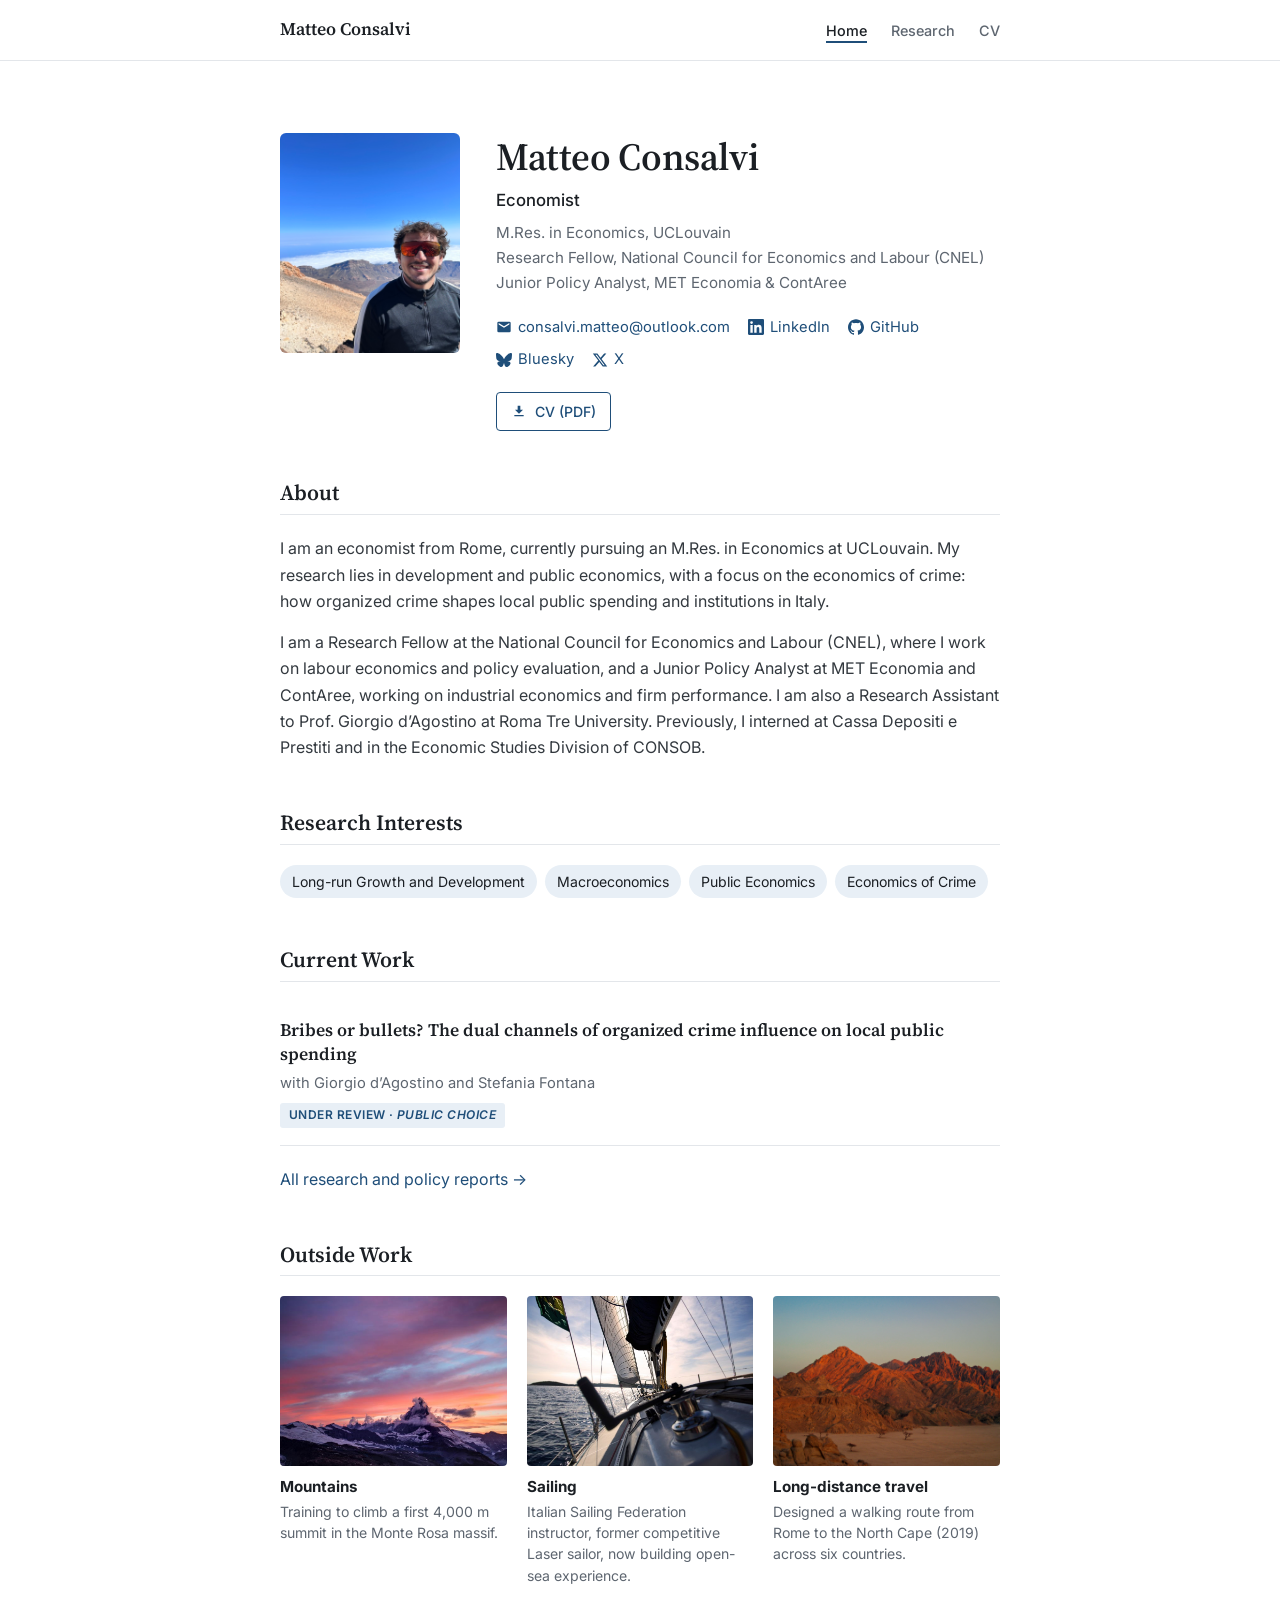
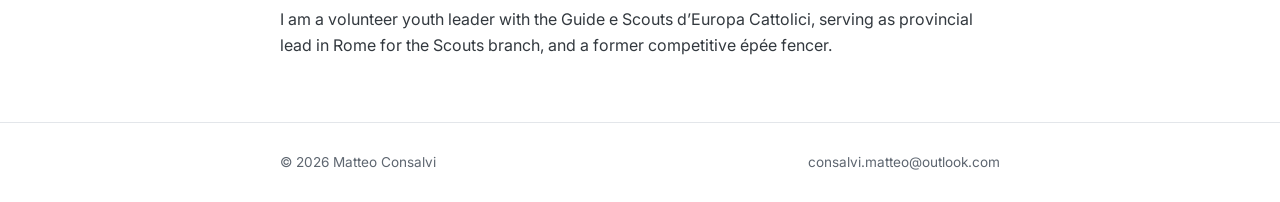
<file: index.html>
<!DOCTYPE html>
<html lang="en">
<head>
  <meta charset="UTF-8" />
  <meta name="viewport" content="width=device-width, initial-scale=1.0" />
  <title>Matteo Consalvi — Economist</title>
  <meta name="description" content="Matteo Consalvi, economist. Research on development and public economics and the economics of organized crime. M.Res. in Economics at UCLouvain; Research Fellow at CNEL." />
  <meta name="author" content="Matteo Consalvi" />
  <link rel="canonical" href="https://mconsalvi.github.io/" />
  <meta property="og:type" content="profile" />
  <meta property="og:title" content="Matteo Consalvi — Economist" />
  <meta property="og:description" content="Development and public economics, economics of crime. M.Res. in Economics, UCLouvain · Research Fellow, CNEL." />
  <meta property="og:url" content="https://mconsalvi.github.io/" />
  <meta property="og:image" content="https://mconsalvi.github.io/assets/my-photo.jpeg" />
  <meta name="twitter:card" content="summary" />
  <link rel="icon" href="favicon.svg" type="image/svg+xml" />
  <link rel="preconnect" href="https://fonts.googleapis.com" />
  <link rel="preconnect" href="https://fonts.gstatic.com" crossorigin />
  <link href="https://fonts.googleapis.com/css2?family=Inter:wght@400;500;600&family=Source+Serif+4:opsz,wght@8..60,400;8..60,600&display=swap" rel="stylesheet" />
  <link rel="stylesheet" href="style.css" />
</head>
<body>

  <nav class="site-nav" aria-label="Main">
    <div class="container">
      <a class="nav-brand" href="index.html">Matteo Consalvi</a>
      <ul class="nav-links">
        <li><a href="index.html" aria-current="page">Home</a></li>
        <li><a href="research.html">Research</a></li>
        <li><a href="cv.html">CV</a></li>
      </ul>
    </div>
  </nav>

  <main class="container">

    <header class="profile">
      <img class="profile-photo" src="assets/my-photo.jpeg" alt="Portrait of Matteo Consalvi" width="180" height="220" />
      <div>
        <h1>Matteo Consalvi</h1>
        <div class="profile-role">Economist</div>
        <ul class="profile-affil">
          <li>M.Res. in Economics, UCLouvain</li>
          <li>Research Fellow, National Council for Economics and Labour (CNEL)</li>
          <li>Junior Policy Analyst, MET Economia &amp; ContAree</li>
        </ul>

        <div class="contact-links">
          <a href="mailto:consalvi.matteo@outlook.com">
            <svg class="icon" viewBox="0 0 24 24" aria-hidden="true"><path d="M20 4H4a2 2 0 0 0-2 2v12a2 2 0 0 0 2 2h16a2 2 0 0 0 2-2V6a2 2 0 0 0-2-2zm0 4.24-8 5-8-5V6l8 5 8-5v2.24z"/></svg>
            consalvi.matteo@outlook.com
          </a>
          <a href="https://www.linkedin.com/in/matteo-consalvi-65b625216/" target="_blank" rel="noopener">
            <svg class="icon" viewBox="0 0 24 24" aria-hidden="true"><path d="M20.447 20.452h-3.554v-5.569c0-1.328-.027-3.037-1.852-3.037-1.853 0-2.136 1.445-2.136 2.939v5.667H9.351V9h3.414v1.561h.046c.477-.9 1.637-1.85 3.37-1.85 3.601 0 4.267 2.37 4.267 5.455v6.286zM5.337 7.433a2.064 2.064 0 1 1 0-4.128 2.064 2.064 0 0 1 0 4.128zm1.782 13.019H3.555V9h3.564v11.452zM22.225 0H1.771C.792 0 0 .774 0 1.729v20.542C0 23.227.792 24 1.771 24h20.451C23.2 24 24 23.227 24 22.271V1.729C24 .774 23.2 0 22.222 0h.003z"/></svg>
            LinkedIn
          </a>
          <a href="https://github.com/mconsalvi" target="_blank" rel="noopener">
            <svg class="icon" viewBox="0 0 24 24" aria-hidden="true"><path d="M12 .297c-6.63 0-12 5.373-12 12 0 5.303 3.438 9.8 8.205 11.385.6.113.82-.258.82-.577 0-.285-.01-1.04-.015-2.04-3.338.724-4.042-1.61-4.042-1.61C4.422 18.07 3.633 17.7 3.633 17.7c-1.087-.744.084-.729.084-.729 1.205.084 1.838 1.236 1.838 1.236 1.07 1.835 2.809 1.305 3.495.998.108-.776.417-1.305.76-1.605-2.665-.3-5.466-1.332-5.466-5.93 0-1.31.465-2.38 1.235-3.22-.135-.303-.54-1.523.105-3.176 0 0 1.005-.322 3.3 1.23.96-.267 1.98-.399 3-.405 1.02.006 2.04.138 3 .405 2.28-1.552 3.285-1.23 3.285-1.23.645 1.653.24 2.873.12 3.176.765.84 1.23 1.91 1.23 3.22 0 4.61-2.805 5.625-5.475 5.92.42.36.81 1.096.81 2.22 0 1.606-.015 2.896-.015 3.286 0 .315.21.69.825.57C20.565 22.092 24 17.592 24 12.297c0-6.627-5.373-12-12-12"/></svg>
            GitHub
          </a>
          <a href="https://bsky.app/profile/mconsalvi.bsky.social" target="_blank" rel="noopener">
            <svg class="icon" viewBox="0 0 24 24" aria-hidden="true"><path d="M12 10.8c-1.087-2.114-4.046-6.053-6.798-7.995C2.566.944 1.561 1.266.902 1.565.139 1.908 0 3.08 0 3.768c0 .69.378 5.65.624 6.479.815 2.736 3.713 3.66 6.383 3.364.136-.02.275-.039.415-.056-.138.022-.276.04-.415.056-3.912.58-7.387 2.005-2.83 7.078 5.013 5.19 6.87-1.113 7.823-4.308.953 3.195 2.05 9.271 7.733 4.308 4.267-4.308 1.172-6.498-2.74-7.078a8.741 8.741 0 0 1-.415-.056c.14.017.279.036.415.056 2.67.297 5.568-.628 6.383-3.364.246-.828.624-5.79.624-6.478 0-.69-.139-1.861-.902-2.204-.659-.298-1.664-.62-4.3 1.24C16.046 4.748 13.087 8.687 12 10.8z"/></svg>
            Bluesky
          </a>
          <a href="https://x.com/matt_consi" target="_blank" rel="noopener">
            <svg class="icon" viewBox="0 0 24 24" aria-hidden="true"><path d="M18.244 2.25h3.308l-7.227 8.26 8.502 11.24H16.17l-5.214-6.817L4.99 21.75H1.68l7.73-8.835L1.254 2.25H8.08l4.713 6.231zm-1.161 17.52h1.833L7.084 4.126H5.117z"/></svg>
            X
          </a>
        </div>

        <div class="mt">
          <a class="btn" href="assets/matteo-consalvi-cv.pdf" target="_blank" rel="noopener">
            <svg class="icon" viewBox="0 0 24 24" aria-hidden="true"><path d="M12 16l-6-6h4V4h4v6h4l-6 6zm-7 2h14v2H5v-2z"/></svg>
            CV (PDF)
          </a>
        </div>
      </div>
    </header>

    <section class="bio" aria-labelledby="about">
      <h2 id="about">About</h2>
      <p>
        I am an economist from Rome, currently pursuing an M.Res. in Economics at UCLouvain.
        My research lies in development and public economics, with a focus on the economics of crime:
        how organized crime shapes local public spending and institutions in Italy.
      </p>
      <p>
        I am a Research Fellow at the National Council for Economics and Labour (CNEL), where I work on
        labour economics and policy evaluation, and a Junior Policy Analyst at MET Economia and ContAree,
        working on industrial economics and firm performance. I am also a Research Assistant to
        Prof. Giorgio d’Agostino at Roma Tre University. Previously, I interned at Cassa Depositi e Prestiti
        and in the Economic Studies Division of CONSOB.
      </p>
    </section>

    <section aria-labelledby="interests">
      <h2 id="interests">Research Interests</h2>
      <ul class="interests">
        <li>Long-run Growth and Development</li>
        <li>Macroeconomics</li>
        <li>Public Economics</li>
        <li>Economics of Crime</li>
      </ul>
    </section>

    <section aria-labelledby="work">
      <h2 id="work">Current Work</h2>
      <article class="paper">
        <div class="paper-title">Bribes or bullets? The dual channels of organized crime influence on local public spending</div>
        <div class="paper-meta">with Giorgio d’Agostino and Stefania Fontana</div>
        <span class="status">Under review · <em>Public Choice</em></span>
      </article>
      <p class="mt"><a href="research.html">All research and policy reports →</a></p>
    </section>

    <section aria-labelledby="outside">
      <h2 id="outside">Outside Work</h2>
      <div class="outside">
        <figure>
          <img src="assets/mountain-photo.jpeg" alt="Mountain landscape" loading="lazy" />
          <figcaption><strong>Mountains</strong>Training to climb a first 4,000 m summit in the Monte Rosa massif.</figcaption>
        </figure>
        <figure>
          <img src="assets/sailing-photo.jpeg" alt="Sailing boat at sea" loading="lazy" />
          <figcaption><strong>Sailing</strong>Italian Sailing Federation instructor, former competitive Laser sailor, now building open-sea experience.</figcaption>
        </figure>
        <figure>
          <img src="assets/adventure-photo.jpeg" alt="On a long-distance walk" loading="lazy" />
          <figcaption><strong>Long-distance travel</strong>Designed a walking route from Rome to the North Cape (2019) across six countries.</figcaption>
        </figure>
      </div>
      <p class="mt">
        I am a volunteer youth leader with the Guide e Scouts d’Europa Cattolici, serving as provincial lead
        in Rome for the Scouts branch, and a former competitive épée fencer.
      </p>
    </section>

  </main>

  <footer class="site-footer">
    <div class="container">
      <span>&copy; 2026 Matteo Consalvi</span>
      <span><a href="mailto:consalvi.matteo@outlook.com">consalvi.matteo@outlook.com</a></span>
    </div>
  </footer>

</body>
</html>
</file>
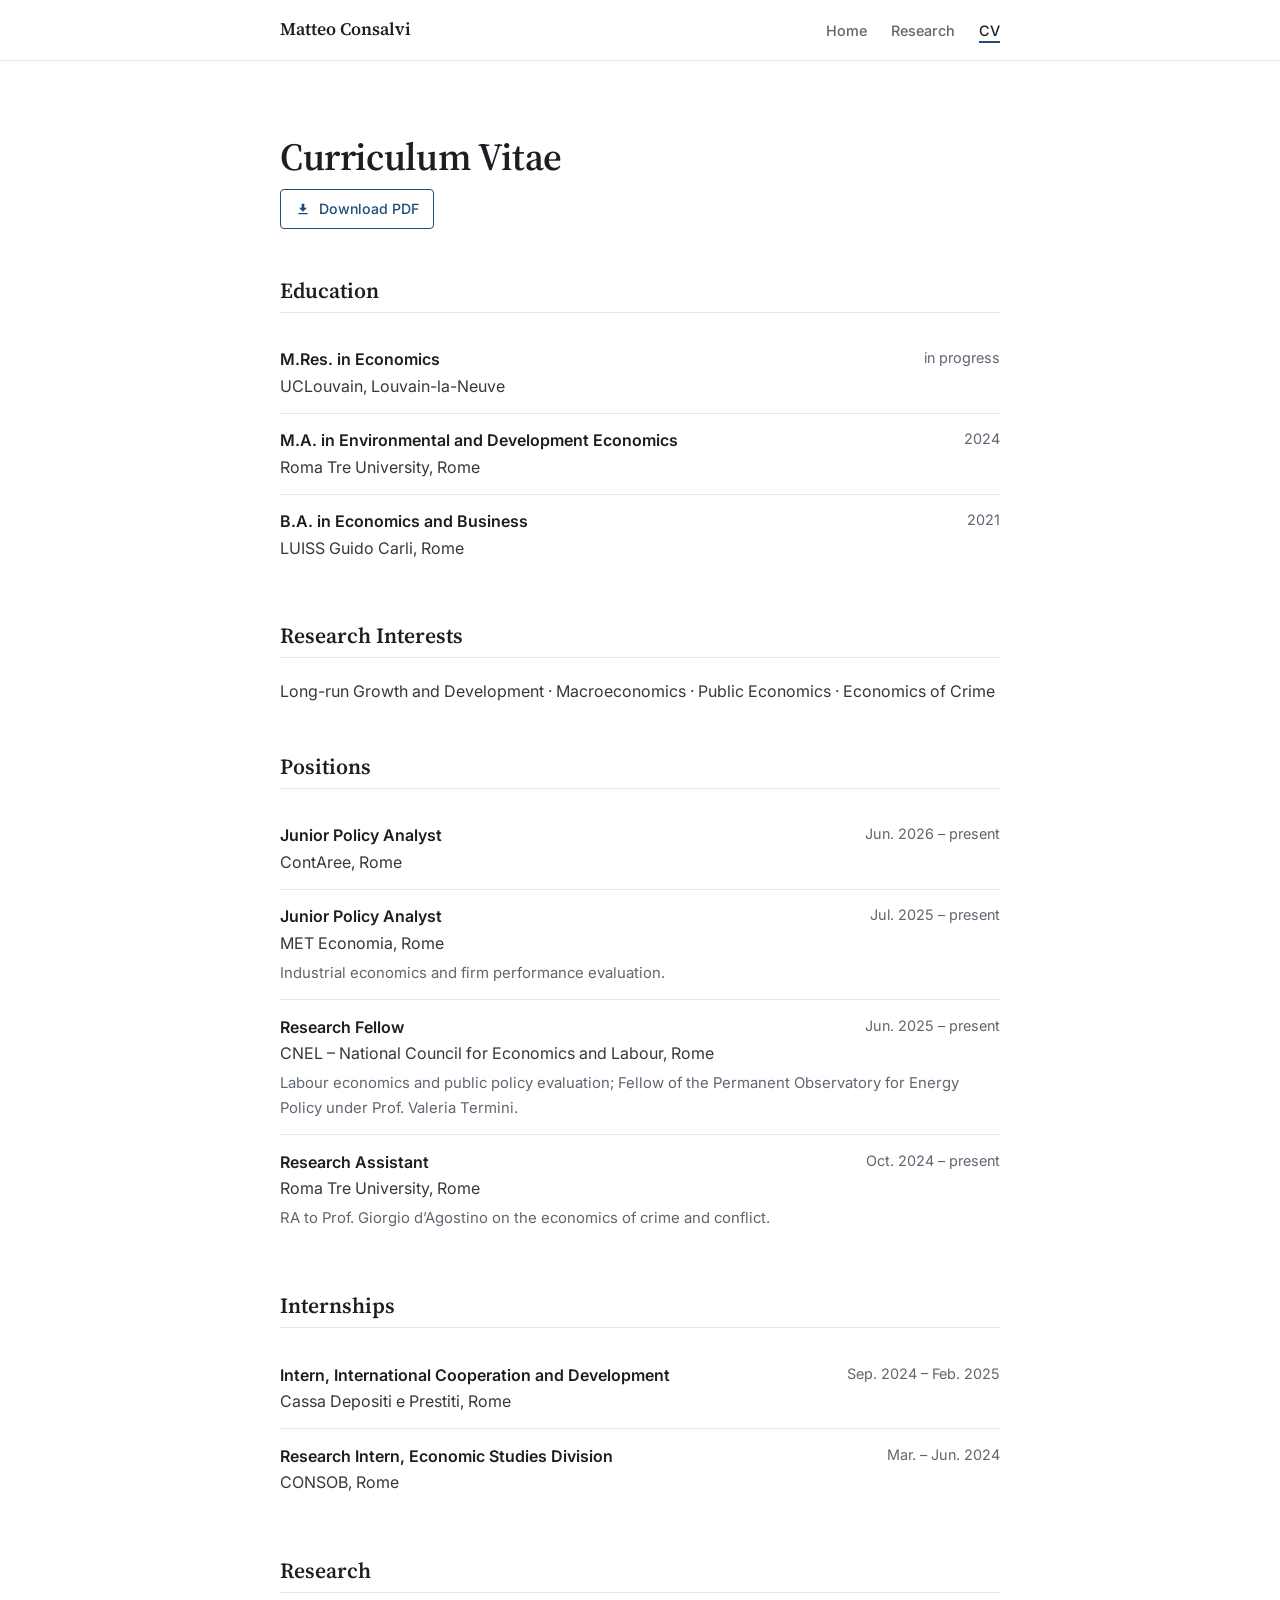
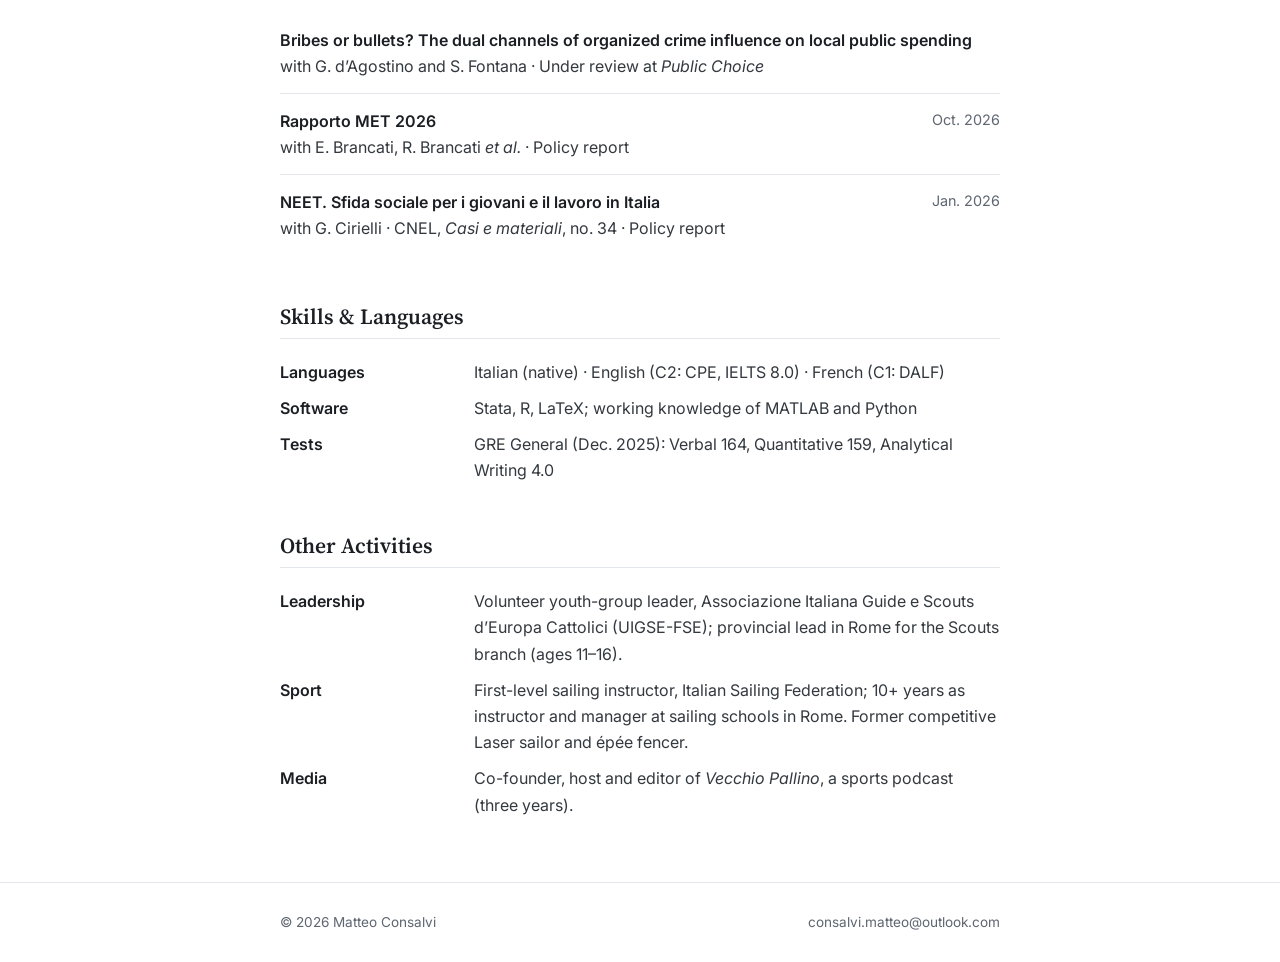
<file: cv.html>
<!DOCTYPE html>
<html lang="en">
<head>
  <meta charset="UTF-8" />
  <meta name="viewport" content="width=device-width, initial-scale=1.0" />
  <title>CV — Matteo Consalvi</title>
  <meta name="description" content="Curriculum vitae of Matteo Consalvi: education, positions, research, skills and activities." />
  <meta name="author" content="Matteo Consalvi" />
  <link rel="canonical" href="https://mconsalvi.github.io/cv.html" />
  <meta property="og:type" content="website" />
  <meta property="og:title" content="CV — Matteo Consalvi" />
  <meta property="og:description" content="Education, positions, research, skills and activities." />
  <meta property="og:url" content="https://mconsalvi.github.io/cv.html" />
  <meta property="og:image" content="https://mconsalvi.github.io/assets/my-photo.jpeg" />
  <meta name="twitter:card" content="summary" />
  <link rel="icon" href="favicon.svg" type="image/svg+xml" />
  <link rel="preconnect" href="https://fonts.googleapis.com" />
  <link rel="preconnect" href="https://fonts.gstatic.com" crossorigin />
  <link href="https://fonts.googleapis.com/css2?family=Inter:wght@400;500;600&family=Source+Serif+4:opsz,wght@8..60,400;8..60,600&display=swap" rel="stylesheet" />
  <link rel="stylesheet" href="style.css" />
</head>
<body>

  <nav class="site-nav" aria-label="Main">
    <div class="container">
      <a class="nav-brand" href="index.html">Matteo Consalvi</a>
      <ul class="nav-links">
        <li><a href="index.html">Home</a></li>
        <li><a href="research.html">Research</a></li>
        <li><a href="cv.html" aria-current="page">CV</a></li>
      </ul>
    </div>
  </nav>

  <main class="container">

    <h1 class="page-title">Curriculum Vitae</h1>
    <p class="page-lede">
      <a class="btn" href="assets/matteo-consalvi-cv.pdf" target="_blank" rel="noopener">
        <svg class="icon" viewBox="0 0 24 24" aria-hidden="true"><path d="M12 16l-6-6h4V4h4v6h4l-6 6zm-7 2h14v2H5v-2z"/></svg>
        Download PDF
      </a>
    </p>

    <section aria-labelledby="edu">
      <h2 id="edu">Education</h2>
      <div class="entry">
        <div><div class="entry-title">M.Res. in Economics</div><div class="entry-org">UCLouvain, Louvain-la-Neuve</div></div>
        <div class="entry-date">in progress</div>
      </div>
      <div class="entry">
        <div><div class="entry-title">M.A. in Environmental and Development Economics</div><div class="entry-org">Roma Tre University, Rome</div></div>
        <div class="entry-date">2024</div>
      </div>
      <div class="entry">
        <div><div class="entry-title">B.A. in Economics and Business</div><div class="entry-org">LUISS Guido Carli, Rome</div></div>
        <div class="entry-date">2021</div>
      </div>
    </section>

    <section aria-labelledby="int">
      <h2 id="int">Research Interests</h2>
      <p>Long-run Growth and Development · Macroeconomics · Public Economics · Economics of Crime</p>
    </section>

    <section aria-labelledby="pos">
      <h2 id="pos">Positions</h2>
      <div class="entry">
        <div><div class="entry-title">Junior Policy Analyst</div><div class="entry-org">ContAree, Rome</div></div>
        <div class="entry-date">Jun. 2026 – present</div>
      </div>
      <div class="entry">
        <div><div class="entry-title">Junior Policy Analyst</div><div class="entry-org">MET Economia, Rome</div></div>
        <div class="entry-date">Jul. 2025 – present</div>
        <div class="entry-desc">Industrial economics and firm performance evaluation.</div>
      </div>
      <div class="entry">
        <div><div class="entry-title">Research Fellow</div><div class="entry-org">CNEL – National Council for Economics and Labour, Rome</div></div>
        <div class="entry-date">Jun. 2025 – present</div>
        <div class="entry-desc">Labour economics and public policy evaluation; Fellow of the Permanent Observatory for Energy Policy under Prof. Valeria Termini.</div>
      </div>
      <div class="entry">
        <div><div class="entry-title">Research Assistant</div><div class="entry-org">Roma Tre University, Rome</div></div>
        <div class="entry-date">Oct. 2024 – present</div>
        <div class="entry-desc">RA to Prof. Giorgio d’Agostino on the economics of crime and conflict.</div>
      </div>
    </section>

    <section aria-labelledby="intern">
      <h2 id="intern">Internships</h2>
      <div class="entry">
        <div><div class="entry-title">Intern, International Cooperation and Development</div><div class="entry-org">Cassa Depositi e Prestiti, Rome</div></div>
        <div class="entry-date">Sep. 2024 – Feb. 2025</div>
      </div>
      <div class="entry">
        <div><div class="entry-title">Research Intern, Economic Studies Division</div><div class="entry-org">CONSOB, Rome</div></div>
        <div class="entry-date">Mar. – Jun. 2024</div>
      </div>
    </section>

    <section aria-labelledby="research">
      <h2 id="research">Research</h2>
      <div class="entry">
        <div>
          <div class="entry-title">Bribes or bullets? The dual channels of organized crime influence on local public spending</div>
          <div class="entry-org">with G. d’Agostino and S. Fontana · Under review at <em>Public Choice</em></div>
        </div>
      </div>
      <div class="entry">
        <div>
          <div class="entry-title">Rapporto MET 2026</div>
          <div class="entry-org">with E. Brancati, R. Brancati <em>et al.</em> · Policy report</div>
        </div>
        <div class="entry-date">Oct. 2026</div>
      </div>
      <div class="entry">
        <div>
          <div class="entry-title">NEET. Sfida sociale per i giovani e il lavoro in Italia</div>
          <div class="entry-org">with G. Cirielli · CNEL, <em>Casi e materiali</em>, no. 34 · Policy report</div>
        </div>
        <div class="entry-date">Jan. 2026</div>
      </div>
    </section>

    <section aria-labelledby="skills">
      <h2 id="skills">Skills &amp; Languages</h2>
      <dl class="kv">
        <dt>Languages</dt>
        <dd>Italian (native) · English (C2: CPE, IELTS 8.0) · French (C1: DALF)</dd>
        <dt>Software</dt>
        <dd>Stata, R, LaTeX; working knowledge of MATLAB and Python</dd>
        <dt>Tests</dt>
        <dd>GRE General (Dec. 2025): Verbal 164, Quantitative 159, Analytical Writing 4.0</dd>
      </dl>
    </section>

    <section aria-labelledby="other">
      <h2 id="other">Other Activities</h2>
      <dl class="kv">
        <dt>Leadership</dt>
        <dd>Volunteer youth-group leader, Associazione Italiana Guide e Scouts d’Europa Cattolici (UIGSE-FSE); provincial lead in Rome for the Scouts branch (ages 11–16).</dd>
        <dt>Sport</dt>
        <dd>First-level sailing instructor, Italian Sailing Federation; 10+ years as instructor and manager at sailing schools in Rome. Former competitive Laser sailor and épée fencer.</dd>
        <dt>Media</dt>
        <dd>Co-founder, host and editor of <em>Vecchio Pallino</em>, a sports podcast (three years).</dd>
      </dl>
    </section>

  </main>

  <footer class="site-footer">
    <div class="container">
      <span>&copy; 2026 Matteo Consalvi</span>
      <span><a href="mailto:consalvi.matteo@outlook.com">consalvi.matteo@outlook.com</a></span>
    </div>
  </footer>

</body>
</html>
</file>
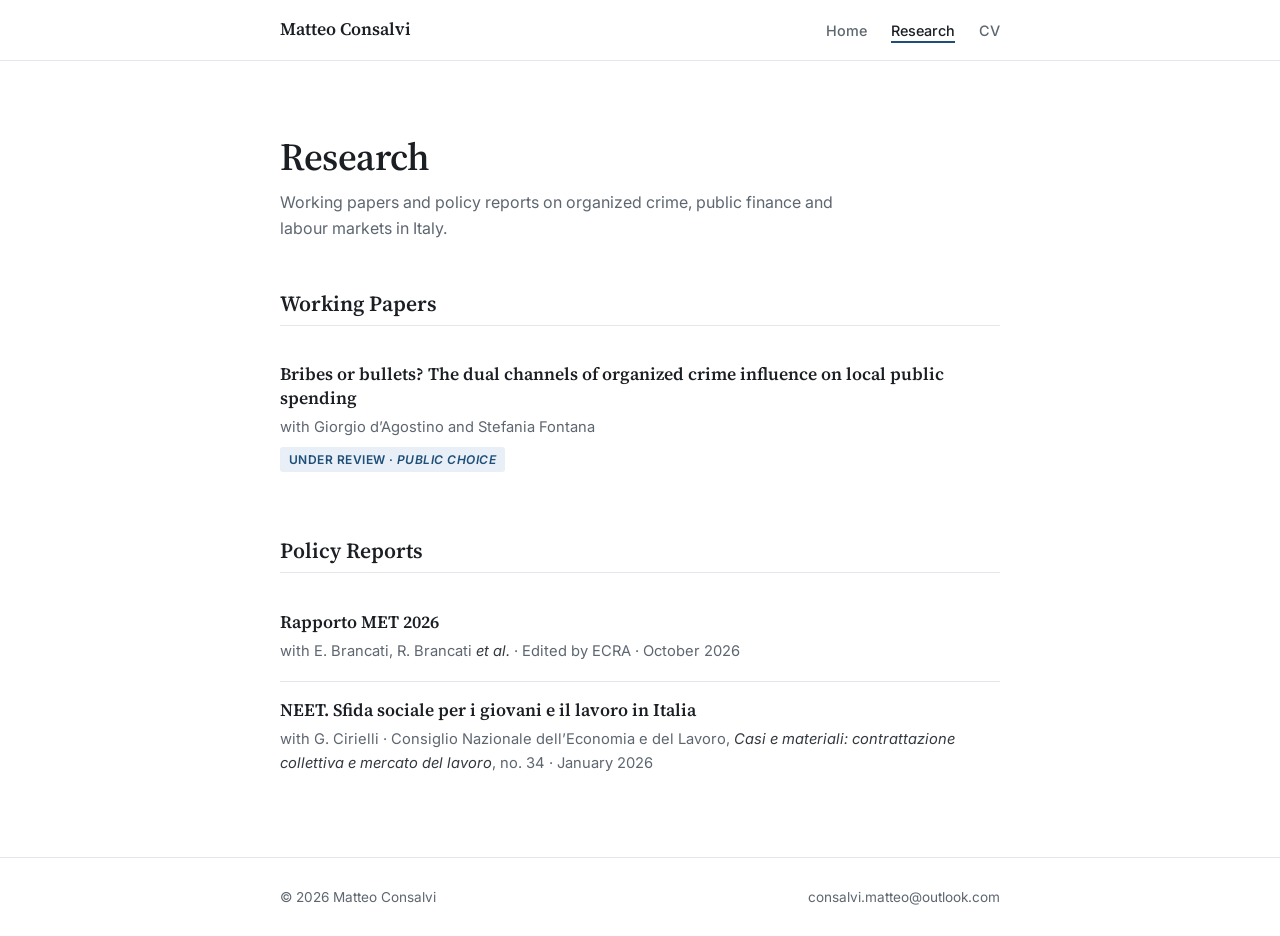
<file: research.html>
<!DOCTYPE html>
<html lang="en">
<head>
  <meta charset="UTF-8" />
  <meta name="viewport" content="width=device-width, initial-scale=1.0" />
  <title>Research — Matteo Consalvi</title>
  <meta name="description" content="Working papers and policy reports by Matteo Consalvi on organized crime, local public spending, youth labour markets and industrial policy in Italy." />
  <meta name="author" content="Matteo Consalvi" />
  <link rel="canonical" href="https://mconsalvi.github.io/research.html" />
  <meta property="og:type" content="website" />
  <meta property="og:title" content="Research — Matteo Consalvi" />
  <meta property="og:description" content="Working papers and policy reports on organized crime, public spending and labour markets in Italy." />
  <meta property="og:url" content="https://mconsalvi.github.io/research.html" />
  <meta property="og:image" content="https://mconsalvi.github.io/assets/my-photo.jpeg" />
  <meta name="twitter:card" content="summary" />
  <link rel="icon" href="favicon.svg" type="image/svg+xml" />
  <link rel="preconnect" href="https://fonts.googleapis.com" />
  <link rel="preconnect" href="https://fonts.gstatic.com" crossorigin />
  <link href="https://fonts.googleapis.com/css2?family=Inter:wght@400;500;600&family=Source+Serif+4:opsz,wght@8..60,400;8..60,600&display=swap" rel="stylesheet" />
  <link rel="stylesheet" href="style.css" />
</head>
<body>

  <nav class="site-nav" aria-label="Main">
    <div class="container">
      <a class="nav-brand" href="index.html">Matteo Consalvi</a>
      <ul class="nav-links">
        <li><a href="index.html">Home</a></li>
        <li><a href="research.html" aria-current="page">Research</a></li>
        <li><a href="cv.html">CV</a></li>
      </ul>
    </div>
  </nav>

  <main class="container">

    <h1 class="page-title">Research</h1>
    <p class="page-lede">Working papers and policy reports on organized crime, public finance and labour markets in Italy.</p>

    <section aria-labelledby="wp">
      <h2 id="wp">Working Papers</h2>

      <article class="paper">
        <div class="paper-title">Bribes or bullets? The dual channels of organized crime influence on local public spending</div>
        <div class="paper-meta">with Giorgio d’Agostino and Stefania Fontana</div>
        <span class="status">Under review · <em>Public Choice</em></span>
        <!--
          To add an abstract or a PDF link, uncomment and edit:
          <details>
            <summary>Abstract</summary>
            <p>…</p>
          </details>
        -->
      </article>
    </section>

    <section aria-labelledby="reports">
      <h2 id="reports">Policy Reports</h2>

      <article class="paper">
        <div class="paper-title">Rapporto MET 2026</div>
        <div class="paper-meta">with E. Brancati, R. Brancati <em>et al.</em> · Edited by ECRA · October 2026</div>
      </article>

      <article class="paper">
        <div class="paper-title">NEET. Sfida sociale per i giovani e il lavoro in Italia</div>
        <div class="paper-meta">
          with G. Cirielli · Consiglio Nazionale dell’Economia e del Lavoro,
          <em>Casi e materiali: contrattazione collettiva e mercato del lavoro</em>, no. 34 · January 2026
        </div>
      </article>
    </section>

  </main>

  <footer class="site-footer">
    <div class="container">
      <span>&copy; 2026 Matteo Consalvi</span>
      <span><a href="mailto:consalvi.matteo@outlook.com">consalvi.matteo@outlook.com</a></span>
    </div>
  </footer>

</body>
</html>
</file>
<file: style.css>
/* Shared stylesheet for mconsalvi.github.io */

*, *::before, *::after { box-sizing: border-box; margin: 0; padding: 0; }

:root {
  --bg:       #ffffff;
  --surface:  #f6f7f9;
  --ink:      #1b1f24;
  --body:     #33393f;
  --muted:    #5e6670;
  --rule:     #e3e6ea;
  --accent:   #1f4e79;
  --accent-hover: #163a5b;
  --tag-bg:   #e8eff6;
  --serif:    'Source Serif 4', Georgia, 'Times New Roman', serif;
  --sans:     'Inter', system-ui, -apple-system, 'Segoe UI', sans-serif;
  --measure:  760px;
}

@media (prefers-color-scheme: dark) {
  :root {
    --bg:       #14171b;
    --surface:  #1b1f24;
    --ink:      #eef0f2;
    --body:     #cfd4d9;
    --muted:    #9aa3ad;
    --rule:     #2c3239;
    --accent:   #8db8e3;
    --accent-hover: #b3d0ee;
    --tag-bg:   #1f2c3a;
  }
}

html { scroll-behavior: smooth; -webkit-text-size-adjust: 100%; }

body {
  background: var(--bg);
  color: var(--body);
  font-family: var(--sans);
  font-size: 16px;
  line-height: 1.65;
}

a { color: var(--accent); text-decoration: none; }
a:hover { color: var(--accent-hover); text-decoration: underline; text-underline-offset: 2px; }
:focus-visible { outline: 2px solid var(--accent); outline-offset: 2px; border-radius: 2px; }

.container { max-width: var(--measure); margin: 0 auto; padding: 0 1.25rem; }

/* ─── NAV ─── */
.site-nav {
  border-bottom: 1px solid var(--rule);
  background: var(--bg);
  position: sticky; top: 0; z-index: 10;
}
.site-nav .container {
  display: flex; align-items: center; justify-content: space-between;
  gap: 1rem; height: 60px;
}
.nav-brand {
  font-family: var(--serif);
  font-size: 1.1rem;
  font-weight: 600;
  color: var(--ink);
  white-space: nowrap;
}
.nav-brand:hover { color: var(--ink); text-decoration: none; }
.nav-links { display: flex; gap: 1.5rem; list-style: none; }
.nav-links a {
  font-size: 0.9rem;
  font-weight: 500;
  color: var(--muted);
  padding: 4px 0;
}
.nav-links a:hover { color: var(--ink); text-decoration: none; }
.nav-links a[aria-current="page"] {
  color: var(--ink);
  box-shadow: inset 0 -2px 0 var(--accent);
}

/* ─── MAIN ─── */
main.container { padding-top: 4.5rem; padding-bottom: 4rem; }

h1, h2, h3 { font-family: var(--serif); color: var(--ink); font-weight: 600; line-height: 1.25; }
h1 { font-size: clamp(1.9rem, 5vw, 2.4rem); letter-spacing: -0.01em; }
h2 {
  font-size: 1.35rem;
  margin: 3rem 0 1.25rem;
  padding-bottom: 0.5rem;
  border-bottom: 1px solid var(--rule);
}
h3 { font-size: 1.05rem; }
p + p { margin-top: 0.9rem; }

.page-title { margin-bottom: 0.5rem; }
.page-lede { color: var(--muted); max-width: 60ch; }

/* ─── PROFILE HEADER (home) ─── */
.profile {
  display: grid;
  grid-template-columns: 180px 1fr;
  gap: 2.25rem;
  align-items: start;
}
.profile-photo {
  width: 180px; height: 220px;
  object-fit: cover;
  object-position: center 20%;
  border-radius: 6px;
  display: block;
}
.profile h1 { margin-bottom: 0.35rem; }
.profile-role { font-size: 1.05rem; color: var(--ink); font-weight: 500; }
.profile-affil { color: var(--muted); font-size: 0.95rem; margin-top: 0.35rem; }
.profile-affil li { list-style: none; }

.contact-links {
  display: flex; flex-wrap: wrap; align-items: center;
  gap: 0.5rem 1.1rem;
  margin-top: 1.25rem;
  font-size: 0.92rem;
}
.contact-links a { display: inline-flex; align-items: center; gap: 0.4rem; }
.icon { width: 16px; height: 16px; fill: currentColor; flex: none; }

.btn {
  display: inline-flex; align-items: center; gap: 0.45rem;
  padding: 0.45rem 0.9rem;
  border: 1px solid var(--accent);
  border-radius: 4px;
  font-size: 0.88rem; font-weight: 500;
  color: var(--accent);
}
.btn:hover { background: var(--accent); color: var(--bg); text-decoration: none; }

.bio { margin-top: 2.5rem; }

.interests { display: flex; flex-wrap: wrap; gap: 0.5rem; list-style: none; }
.interests li {
  background: var(--tag-bg);
  color: var(--ink);
  font-size: 0.88rem;
  padding: 0.3rem 0.75rem;
  border-radius: 999px;
}

/* ─── PAPER LIST ─── */
.paper { padding: 1.1rem 0; border-bottom: 1px solid var(--rule); }
.paper:last-child { border-bottom: none; }
.paper-title { font-family: var(--serif); font-size: 1.1rem; font-weight: 600; color: var(--ink); line-height: 1.35; }
.paper-meta { font-size: 0.92rem; color: var(--muted); margin-top: 0.25rem; }
.paper-meta em { color: var(--body); }
.status {
  display: inline-block;
  font-size: 0.75rem; font-weight: 600;
  letter-spacing: 0.04em; text-transform: uppercase;
  color: var(--accent);
  background: var(--tag-bg);
  padding: 0.15rem 0.55rem;
  border-radius: 3px;
  margin-top: 0.5rem;
}
.paper details { margin-top: 0.5rem; font-size: 0.92rem; }
.paper summary { cursor: pointer; color: var(--accent); font-weight: 500; }
.paper details p { margin-top: 0.5rem; }

/* ─── CV ENTRIES ─── */
.entry {
  display: grid;
  grid-template-columns: 1fr auto;
  column-gap: 1.5rem;
  padding: 0.85rem 0;
}
.entry + .entry { border-top: 1px solid var(--rule); }
.entry-title { font-weight: 600; color: var(--ink); }
.entry-org { color: var(--body); }
.entry-date { font-size: 0.9rem; color: var(--muted); white-space: nowrap; text-align: right; }
.entry-desc { grid-column: 1 / -1; font-size: 0.93rem; color: var(--muted); margin-top: 0.3rem; }

.kv { display: grid; grid-template-columns: 170px 1fr; gap: 0.6rem 1.5rem; }
.kv dt { font-weight: 600; color: var(--ink); }
.kv dd { color: var(--body); }


/* ─── OUTSIDE WORK ─── */
.outside {
  display: grid;
  grid-template-columns: repeat(3, 1fr);
  gap: 1.25rem;
}
.outside figure { margin: 0; }
.outside img {
  width: 100%; aspect-ratio: 4 / 3;
  object-fit: cover; border-radius: 4px; display: block;
}
.outside figcaption { font-size: 0.88rem; color: var(--muted); margin-top: 0.6rem; line-height: 1.5; }
.outside figcaption strong { display: block; color: var(--ink); font-size: 0.95rem; margin-bottom: 0.15rem; }

/* ─── FOOTER ─── */
.site-footer { border-top: 1px solid var(--rule); padding: 1.75rem 0; font-size: 0.85rem; color: var(--muted); }
.site-footer .container { display: flex; flex-wrap: wrap; justify-content: space-between; gap: 0.5rem; }
.site-footer a { color: var(--muted); }

/* ─── MOBILE ─── */
@media (max-width: 640px) {
  main.container { padding-top: 3rem; }
  .nav-links { gap: 1rem; }
  .profile { grid-template-columns: 1fr; gap: 1.5rem; }
  .profile-photo { width: 140px; height: 170px; }
  .entry { grid-template-columns: 1fr; }
  .entry-date { text-align: left; order: -1; }
  .kv { grid-template-columns: 1fr; gap: 0.15rem; }
  .kv dd { margin-bottom: 0.6rem; }
  .outside { grid-template-columns: 1fr; }
}

@media print {
  .site-nav, .site-footer, .btn { display: none; }
  body { color: #000; background: #fff; }
}

.mt { margin-top: 1.25rem; }
</file>
